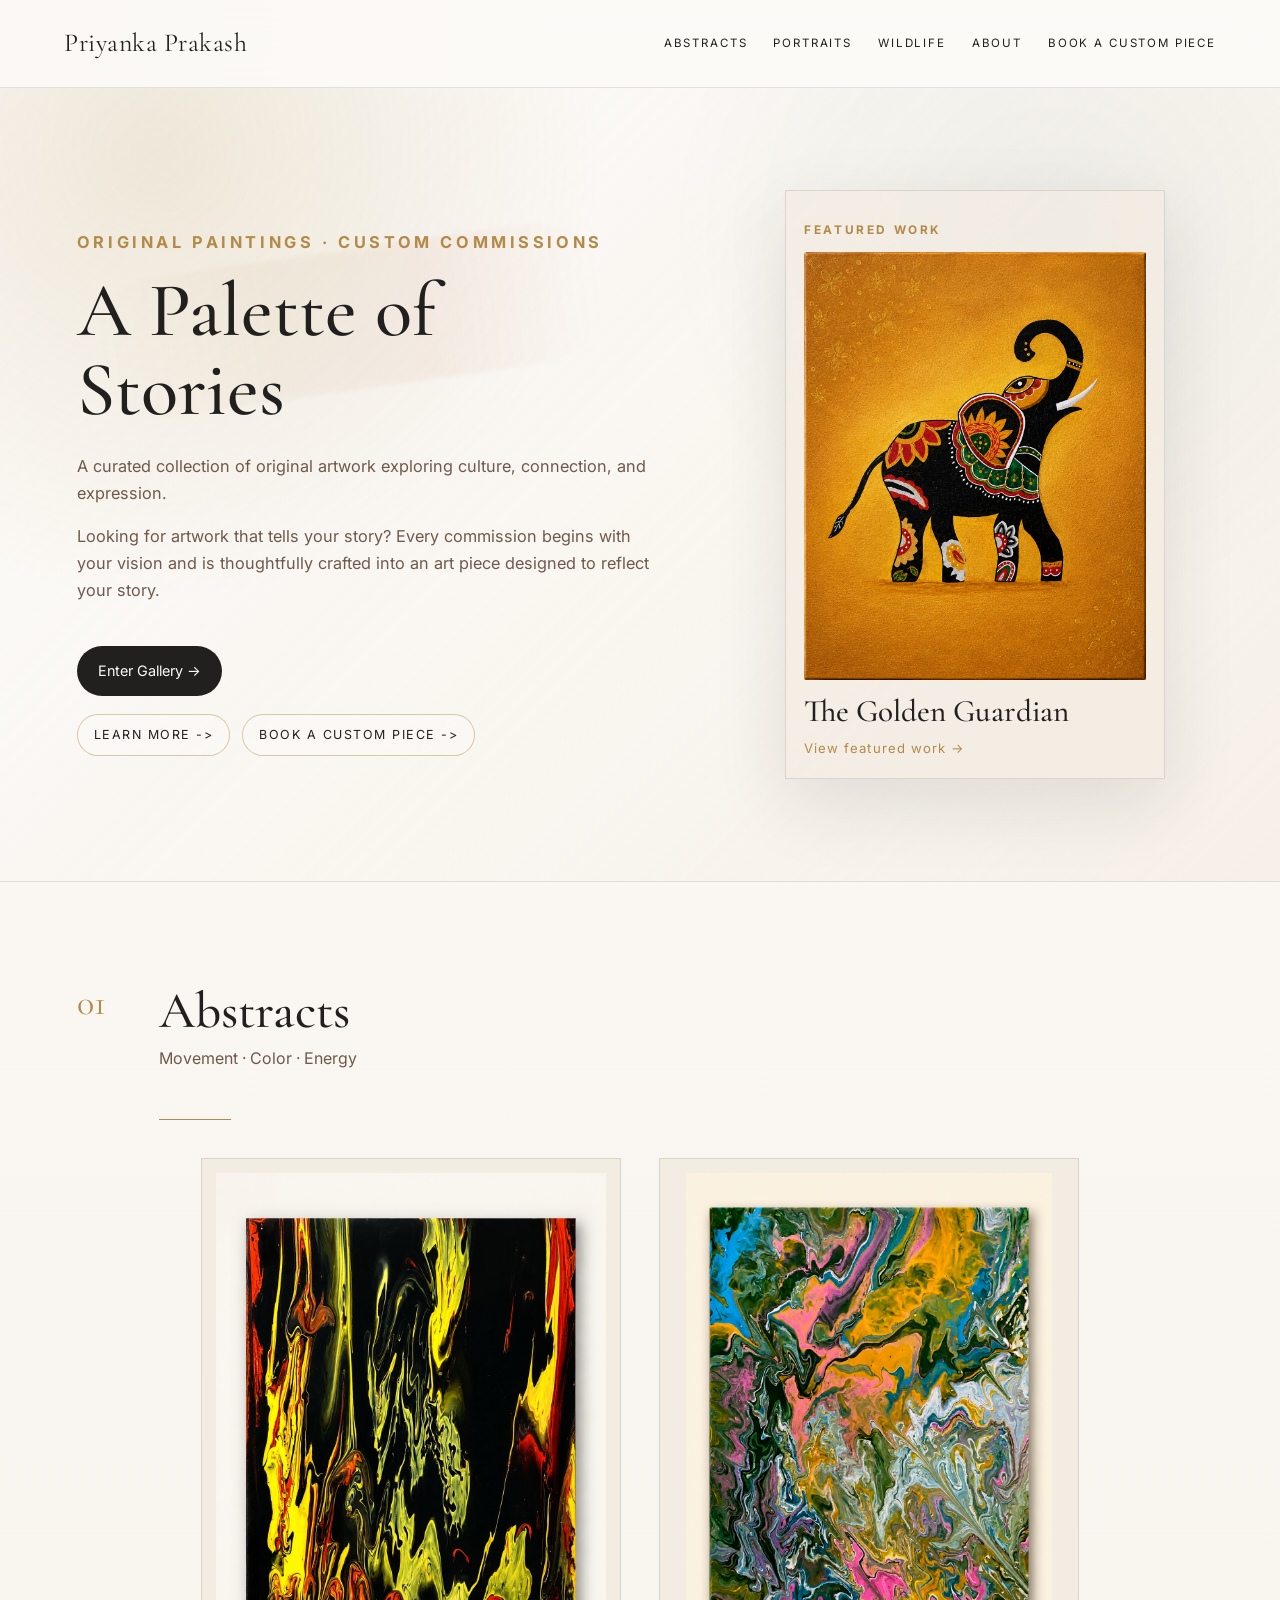
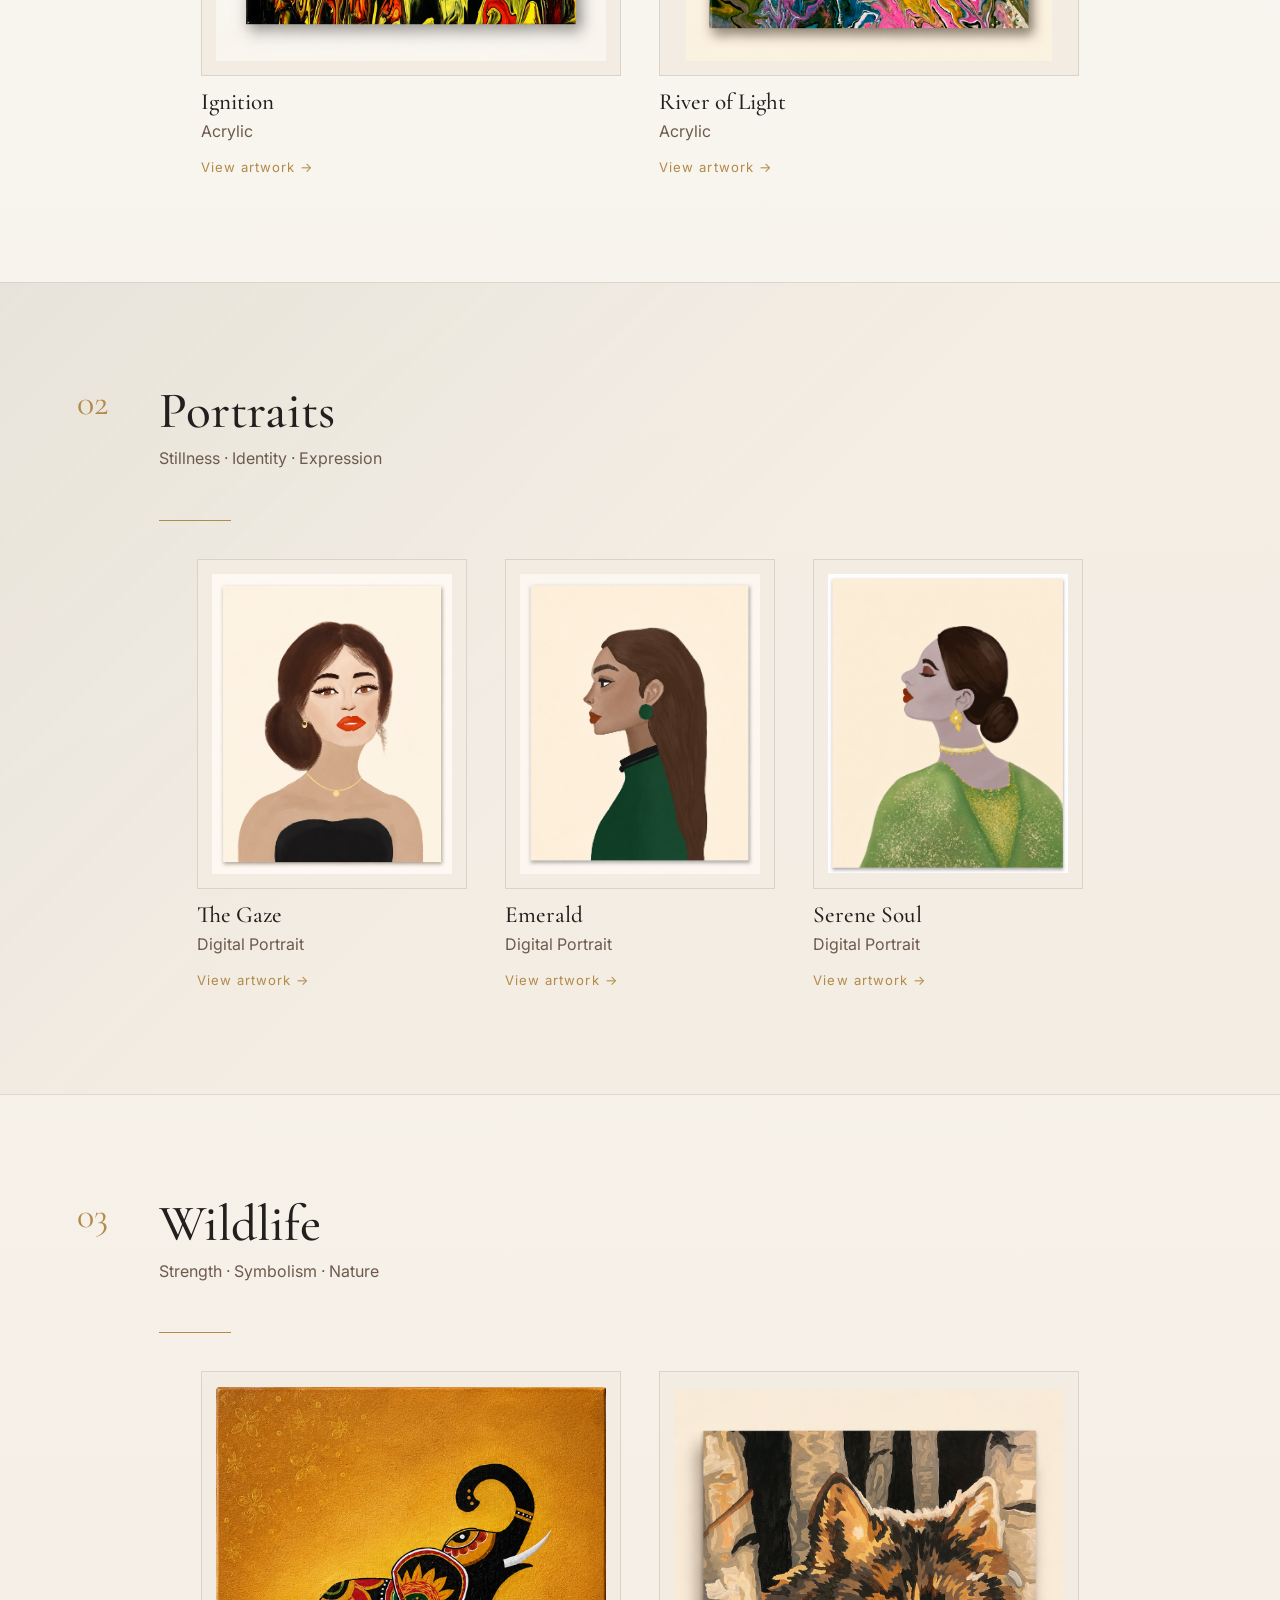
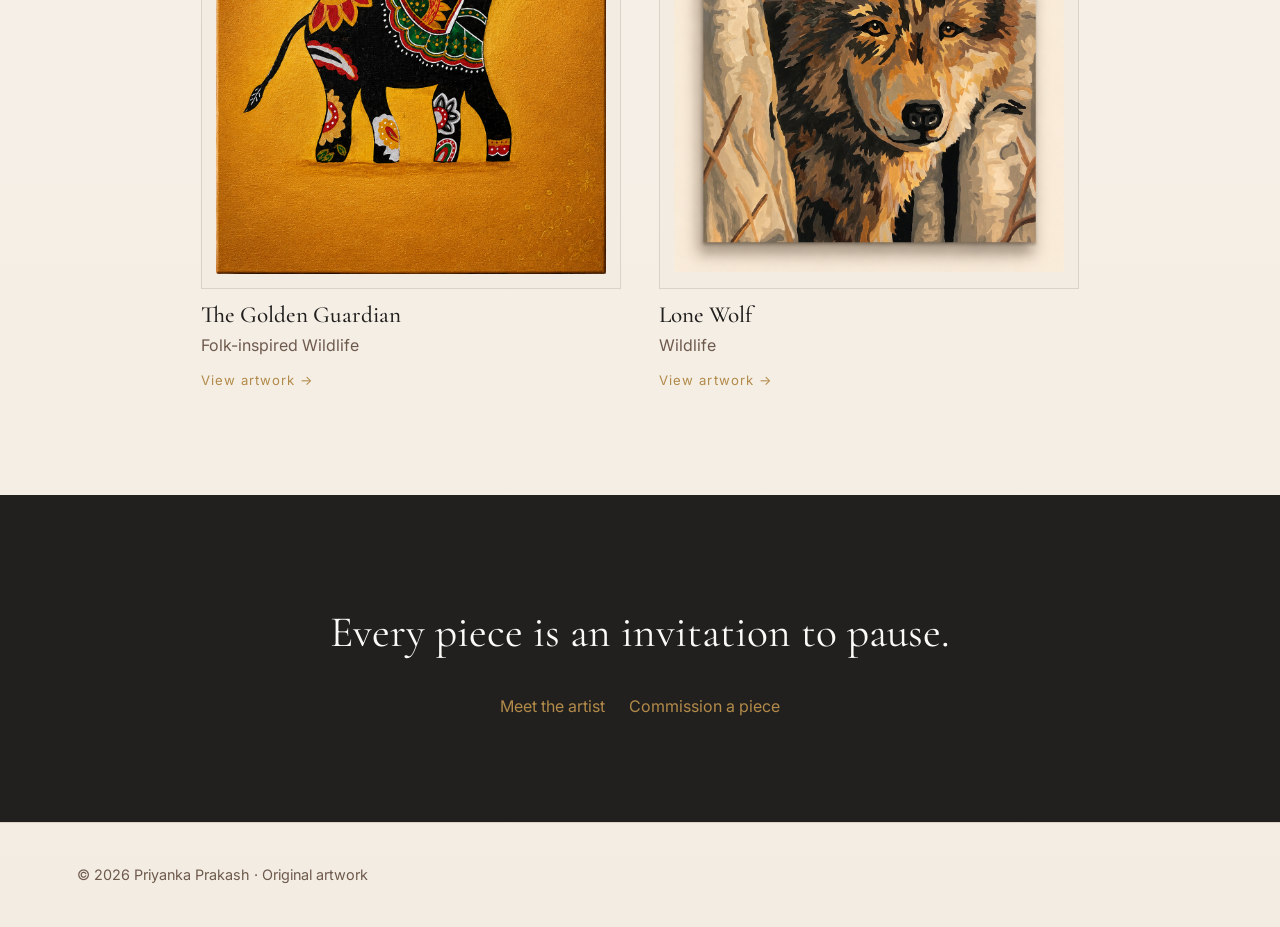
<file: index.html>
<!doctype html>
<html lang="en">
<head>
  <meta charset="utf-8">
  <meta name="viewport" content="width=device-width, initial-scale=1">
  <title>Priyanka Prakash | A Palette of Stories</title>
  <link rel="preconnect" href="https://fonts.googleapis.com">
  <link rel="preconnect" href="https://fonts.gstatic.com" crossorigin>
  <link href="https://fonts.googleapis.com/css2?family=Cormorant+Garamond:wght@400;500;600&family=Inter:wght@300;400;500;600&display=swap" rel="stylesheet">
  <link rel="stylesheet" href="styles.css">
</head>
<body>
  <header class="site-nav">
    <a class="brand" href="index.html">Priyanka Prakash</a>
    <nav>
      <a href="#abstracts">Abstracts</a>
      <a href="#portraits">Portraits</a>
      <a href="#wildlife">Wildlife</a>
      <a href="artist.html">About</a>
      <a href="commissions.html">Book a Custom Piece</a>
    </nav>
  </header>

  <main>
    <section class="hero textured-section">
      <div class="hero-mark" aria-hidden="true"></div>
      <div class="hero-text reveal">
        <p class="eyebrow">Original Paintings · Custom Commissions</p>

        <!-- EDIT HERO TITLE -->
        <h1>A Palette of Stories</h1>

        <!-- EDIT HERO COPY -->
        <p>A curated collection of original artwork exploring culture, connection, and expression.</p>
        <p> Looking for artwork that tells your story? Every commission begins with your vision and is thoughtfully crafted into an art piece designed to reflect your story.</p>
        <a class="button" href="#abstracts">Enter Gallery →</a>
        <div class="hero-secondary-links">
  <a href="artist.html"> Learn More ->  </a>
  <a href="commissions.html">Book a Custom Piece -> </a>
</div>
      </div>

      <div class="featured-panel reveal">
        <p class="eyebrow">Featured work</p>
        <a href="artwork/golden-guardian.html">
          <img src="images/gallery/golden-guardian.png" alt="The Golden Guardian">
          <h2>The Golden Guardian</h2>
          <span>View featured work →</span>
        </a>
      </div>
    </section>

    <section id="abstracts" class="collection">
      <div class="collection-heading reveal">
        <span>01</span>
        <div>
          <h2>Abstracts</h2>
          <p>Movement · Color · Energy</p>
        </div>
      </div>

      <div class="art-grid large-grid">
        
          <article class="art-card">
            <a href="artwork/ignition.html">
              <div class="art-image">
                <img src="images/gallery/ignition.png" alt="Ignition">
              </div>
              <div class="art-copy">
                <h3>Ignition</h3>
                <p>Acrylic</p>
                <span>View artwork →</span>
              </div>
            </a>
          </article>
        
          <article class="art-card">
            <a href="artwork/river-of-light.html">
              <div class="art-image">
                <img src="images/gallery/river-of-light.png" alt="River of Light">
              </div>
              <div class="art-copy">
                <h3>River of Light</h3>
                <p>Acrylic</p>
                <span>View artwork →</span>
              </div>
            </a>
          </article>
        <!-- ADD NEW ABSTRACTS HERE -->
      </div>
    </section>

    <section id="portraits" class="collection warm">
      <div class="collection-heading reveal">
        <span>02</span>
        <div>
          <h2>Portraits</h2>
          <p>Stillness · Identity · Expression</p>
        </div>
      </div>

      <div class="art-grid portrait-grid">
        
          <article class="art-card">
            <a href="artwork/the-gaze.html">
              <div class="art-image">
                <img src="images/gallery/the-gaze.png" alt="The Gaze">
              </div>
              <div class="art-copy">
                <h3>The Gaze</h3>
                <p>Digital Portrait</p>
                <span>View artwork →</span>
              </div>
            </a>
          </article>
        
          <article class="art-card">
            <a href="artwork/portrait-in-emerald.html">
              <div class="art-image">
                <img src="images/gallery/portrait-in-emerald.png" alt="Emerald">
              </div>
              <div class="art-copy">
                <h3>Emerald</h3>
                <p>Digital Portrait</p>
                <span>View artwork →</span>
              </div>
            </a>
          </article>
        
          <article class="art-card">
            <a href="artwork/serene-soul.html">
              <div class="art-image">
                <img src="images/gallery/serene-soul.png" alt="Serene Soul">
              </div>
              <div class="art-copy">
                <h3>Serene Soul</h3>
                <p>Digital Portrait</p>
                <span>View artwork →</span>
              </div>
            </a>
          </article>
        <!-- ADD NEW PORTRAITS HERE -->
      </div>
    </section>

    <section id="wildlife" class="collection">
      <div class="collection-heading reveal">
        <span>03</span>
        <div>
          <h2>Wildlife</h2>
          <p>Strength · Symbolism · Nature</p>
        </div>
      </div>

      <div class="art-grid large-grid">
        
          <article class="art-card">
            <a href="artwork/golden-guardian.html">
              <div class="art-image">
                <img src="images/gallery/golden-guardian.png" alt="The Golden Guardian">
              </div>
              <div class="art-copy">
                <h3>The Golden Guardian</h3>
                <p>Folk-inspired Wildlife</p>
                <span>View artwork →</span>
              </div>
            </a>
          </article>
        
          <article class="art-card">
            <a href="artwork/lone-wolf.html">
              <div class="art-image">
                <img src="images/gallery/lone-wolf.png" alt="Lone Wolf">
              </div>
              <div class="art-copy">
                <h3>Lone Wolf</h3>
                <p>Wildlife</p>
                <span>View artwork →</span>
              </div>
            </a>
          </article>
        <!-- ADD NEW WILDLIFE HERE -->
      </div>
    </section>

    <section class="closing-note">
      <p>Every piece is an invitation to pause.</p>
      <div class="closing-links">
        <a href="artist.html">Meet the artist</a>
        <a href="commissions.html">Commission a piece</a>
      </div>
    </section>
  </main>

  <footer>
    <p>© <span id="year"></span> Priyanka Prakash · Original artwork</p>
  </footer>

  <script src="script.js"></script>
</body>
</html>
</file>
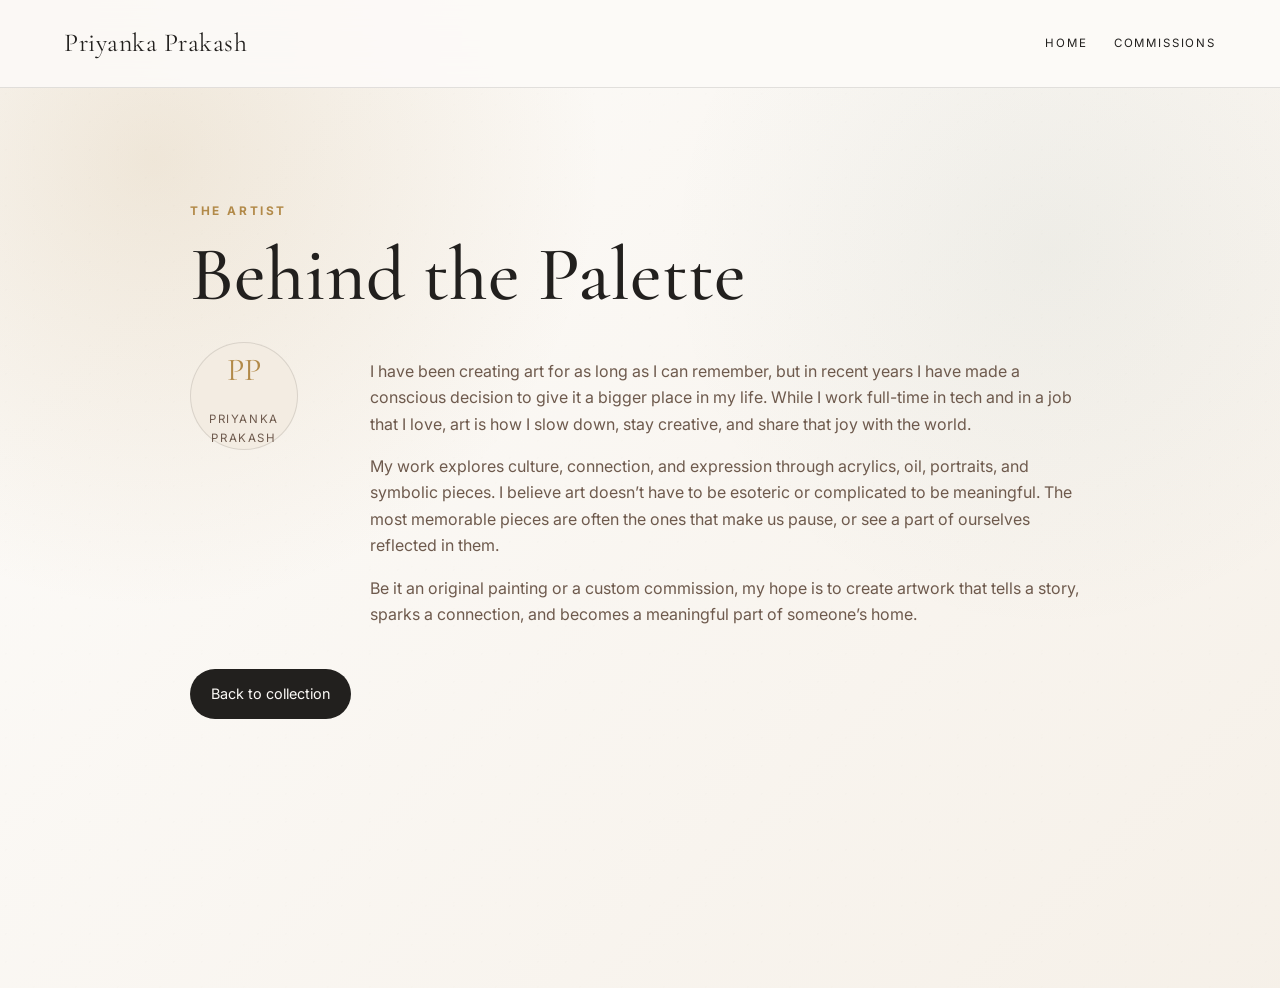
<file: artist.html>
<!doctype html>
<html lang="en">
<head>
  <meta charset="utf-8">
  <meta name="viewport" content="width=device-width, initial-scale=1">
  <title>About me | Priyanka Prakash</title>
  <link rel="preconnect" href="https://fonts.googleapis.com">
  <link rel="preconnect" href="https://fonts.gstatic.com" crossorigin>
  <link href="https://fonts.googleapis.com/css2?family=Cormorant+Garamond:wght@400;500;600&family=Inter:wght@300;400;500;600&display=swap" rel="stylesheet">
  <link rel="stylesheet" href="styles.css">
</head>
<body>
  <header class="site-nav">
    <a class="brand" href="index.html">Priyanka Prakash</a>
    <nav>
      <a href="index.html">Home</a>
      <a href="commissions.html">Commissions</a>
    </nav>
  </header>

  <main class="page textured-section">
    <section class="page-narrow artist-page reveal">
      <p class="eyebrow">The Artist</p>

      <!-- EDIT ARTIST TITLE -->
      <h1>Behind the Palette</h1>

      <div class="artist-intro">
        <figure class="artist-photo-wrap">
          <!-- ADD YOUR PHOTO HERE: images/artist/priyanka.jpg -->
          <img src="images/artist/priyanka.jpg" alt="Priyanka Prakash" onerror="this.parentElement.classList.add('missing-photo'); this.remove();">
          <figcaption>Priyanka Prakash</figcaption>
        </figure>

        <div>
          <!-- EDIT ARTIST BIO BELOW -->
          <p>I have been creating art for as long as I can remember, but in recent years I have made a conscious decision to give it a bigger place in my life. While I work full-time in tech and in a job that I love, art is how I slow down, stay creative, and share that joy with the world.

           <p>My work explores culture, connection, and expression through acrylics, oil, portraits, and symbolic pieces. I believe art doesn’t have to be esoteric or complicated to be meaningful. The most memorable pieces are often the ones that make us pause, or see a part of ourselves reflected in them. <p>

           <p> Be it an original painting or a custom commission, my hope is to create artwork that tells a story, sparks a connection, and becomes a meaningful part of someone’s home.</p>
          
        </div>
      </div>

      <a class="button" href="index.html">Back to collection</a>
    </section>
  </main>

  <script src="script.js"></script>
</body>
</html>
</file>
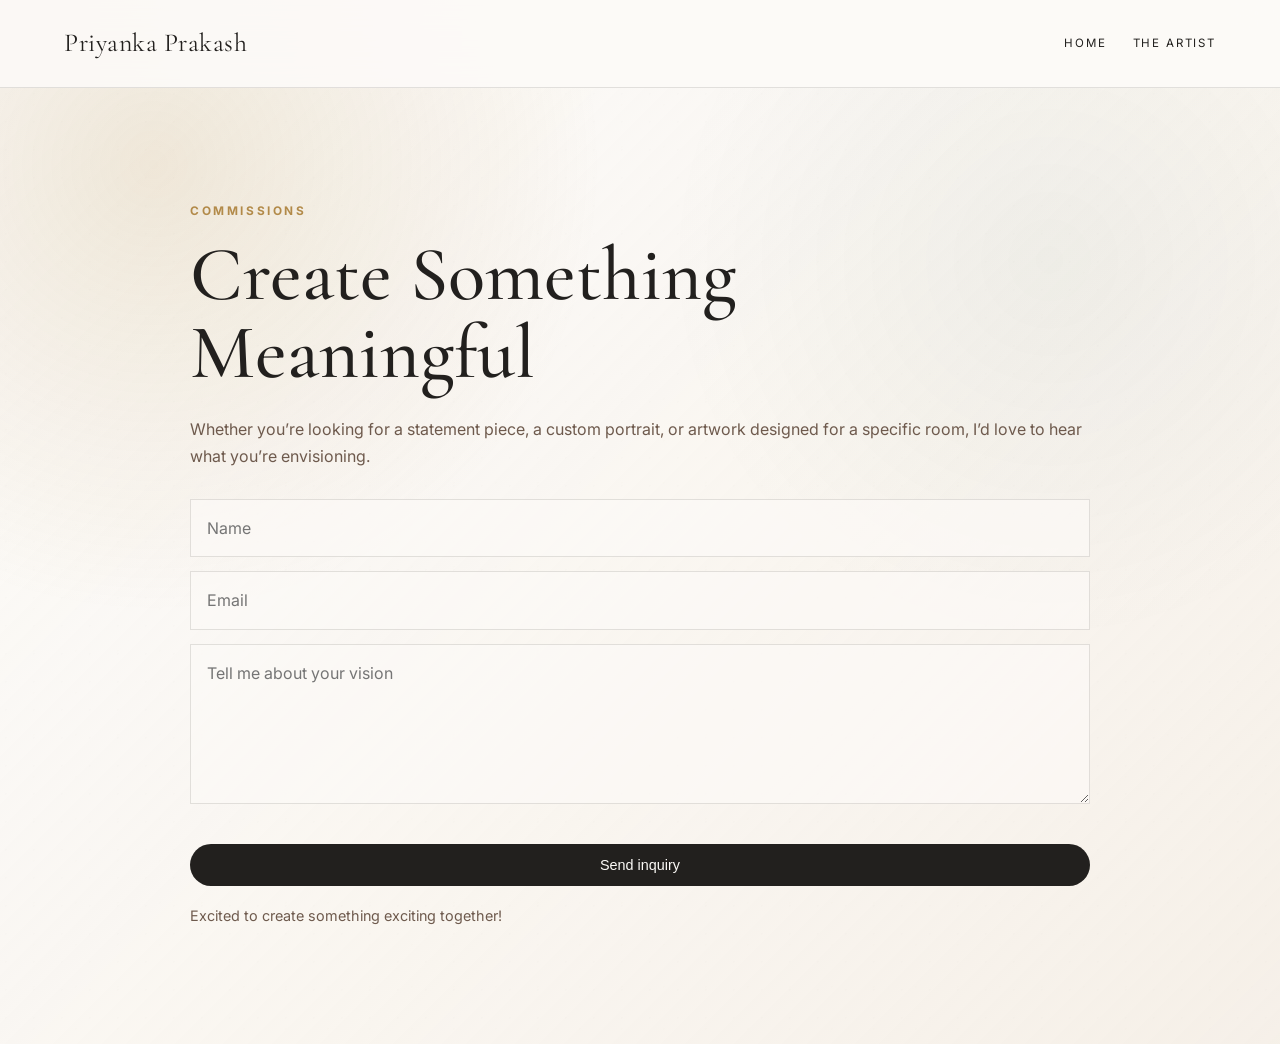
<file: commissions.html>
<!doctype html>
<html lang="en">
<head>
  <meta charset="utf-8">
  <meta name="viewport" content="width=device-width, initial-scale=1">
  <title>Commissions | Priyanka Prakash</title>
  <link rel="preconnect" href="https://fonts.googleapis.com">
  <link rel="preconnect" href="https://fonts.gstatic.com" crossorigin>
  <link href="https://fonts.googleapis.com/css2?family=Cormorant+Garamond:wght@400;500;600&family=Inter:wght@300;400;500;600&display=swap" rel="stylesheet">
  <link rel="stylesheet" href="styles.css">
</head>
<body>
  <header class="site-nav">
    <a class="brand" href="index.html">Priyanka Prakash</a>
    <nav>
      <a href="index.html">Home</a>
      <a href="artist.html">The Artist</a>
    </nav>
  </header>

  <main class="page textured-section">
    <section class="page-narrow reveal">
      <p class="eyebrow">Commissions</p>

      <!-- EDIT COMMISSION TITLE -->
      <h1>Create Something Meaningful</h1>

      <!-- EDIT COMMISSION COPY -->
      <p>Whether you’re looking for a statement piece, a custom portrait, or artwork designed for a specific room, I’d love to hear what you’re envisioning.</p>

      <form class="form" action="mailto:priyanka.246@gmail.com" method="post" enctype="text/plain">
        <input name="name" placeholder="Name">
        <input name="email" placeholder="Email">
        <textarea name="message" placeholder="Tell me about your vision"></textarea>
        <button class="button" type="submit">Send inquiry</button>
      </form>

      <p class="helper-text"> Excited to create something exciting together!</p>
    </section>
  </main>

  <script src="script.js"></script>
</body>
</html>
</file>
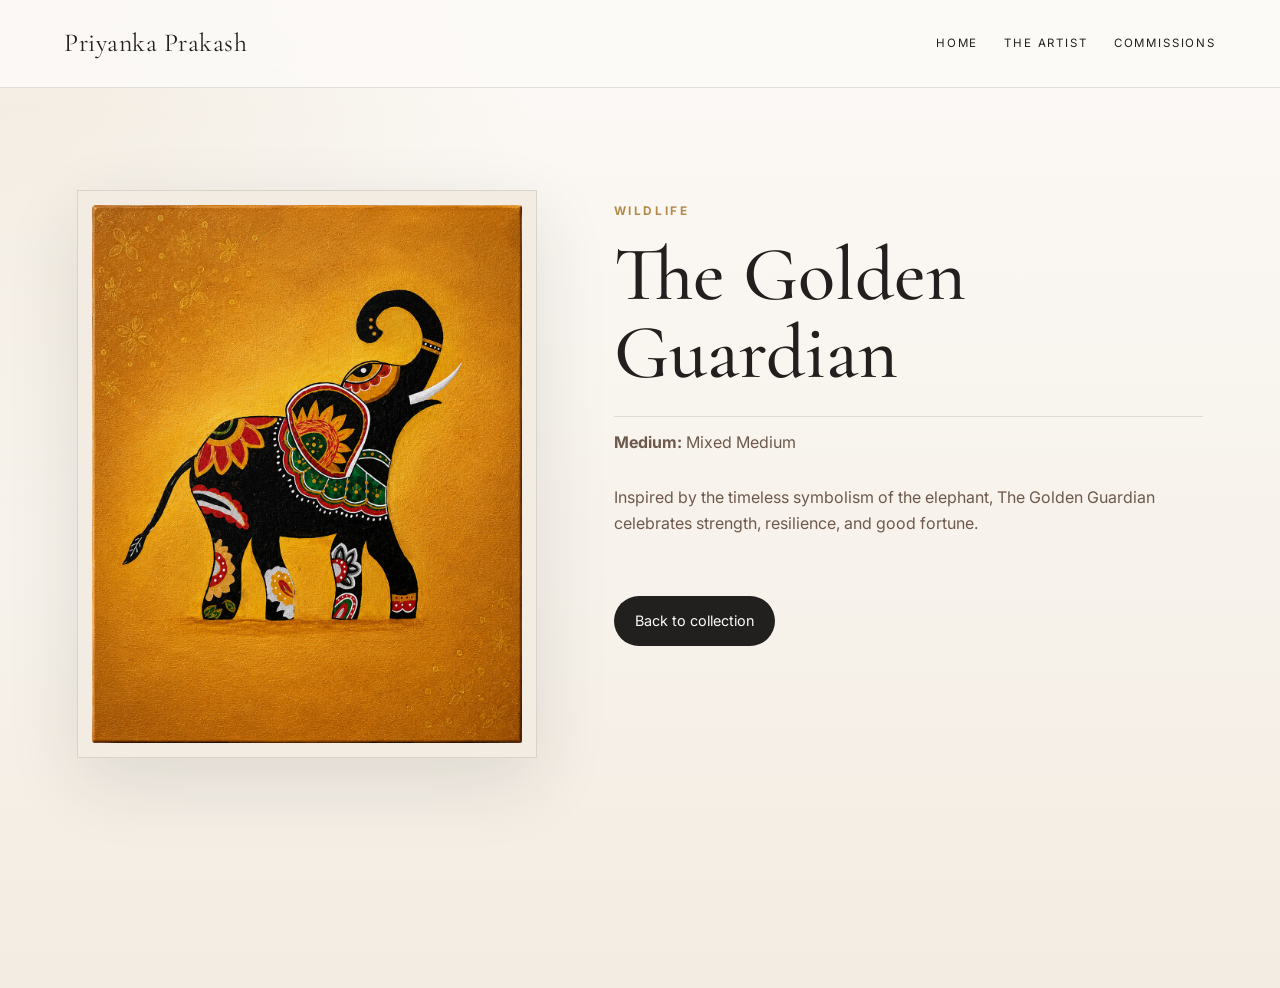
<file: artwork/golden-guardian.html>
<!doctype html>
<html lang="en">
<head>
  <meta charset="utf-8">
  <meta name="viewport" content="width=device-width, initial-scale=1">
  <title>The Golden Guardian | Priyanka Prakash</title>
  <link rel="preconnect" href="https://fonts.googleapis.com">
  <link rel="preconnect" href="https://fonts.gstatic.com" crossorigin>
  <link href="https://fonts.googleapis.com/css2?family=Cormorant+Garamond:wght@400;500;600&family=Inter:wght@300;400;500;600&display=swap" rel="stylesheet">
  <link rel="stylesheet" href="../styles.css">
</head>
<body>
  <header class="site-nav">
    <a class="brand" href="../index.html">Priyanka Prakash</a>
    <nav>
      <a href="../index.html">Home</a>
      <a href="../artist.html">The Artist</a>
      <a href="../commissions.html">Commissions</a>
    </nav>
  </header>

  <main class="page">
    <section class="artwork-layout reveal">
      <div class="art-image detail-image">
        <img src="../images/gallery/golden-guardian.png" alt="The Golden Guardian">
      </div>

      <div>
        <p class="eyebrow">Wildlife</p>

        <!-- EDIT ARTWORK TITLE -->
        <h1>The Golden Guardian</h1>

        <ul class="artwork-meta">
          <!-- EDIT MEDIUM -->
          <li><strong>Medium:</strong> Mixed Medium </li>
        </ul>

        <!-- EDIT ARTWORK STORY BELOW -->
        <p>Inspired by the timeless symbolism of the elephant, The Golden Guardian celebrates strength, resilience, and good fortune.</p>

        <div class="artwork-nav">
          <a class="button" href="../index.html">Back to collection</a>
        </div>
      </div>
    </section>
  </main>

  <script src="../script.js"></script>
</body>
</html>
</file>
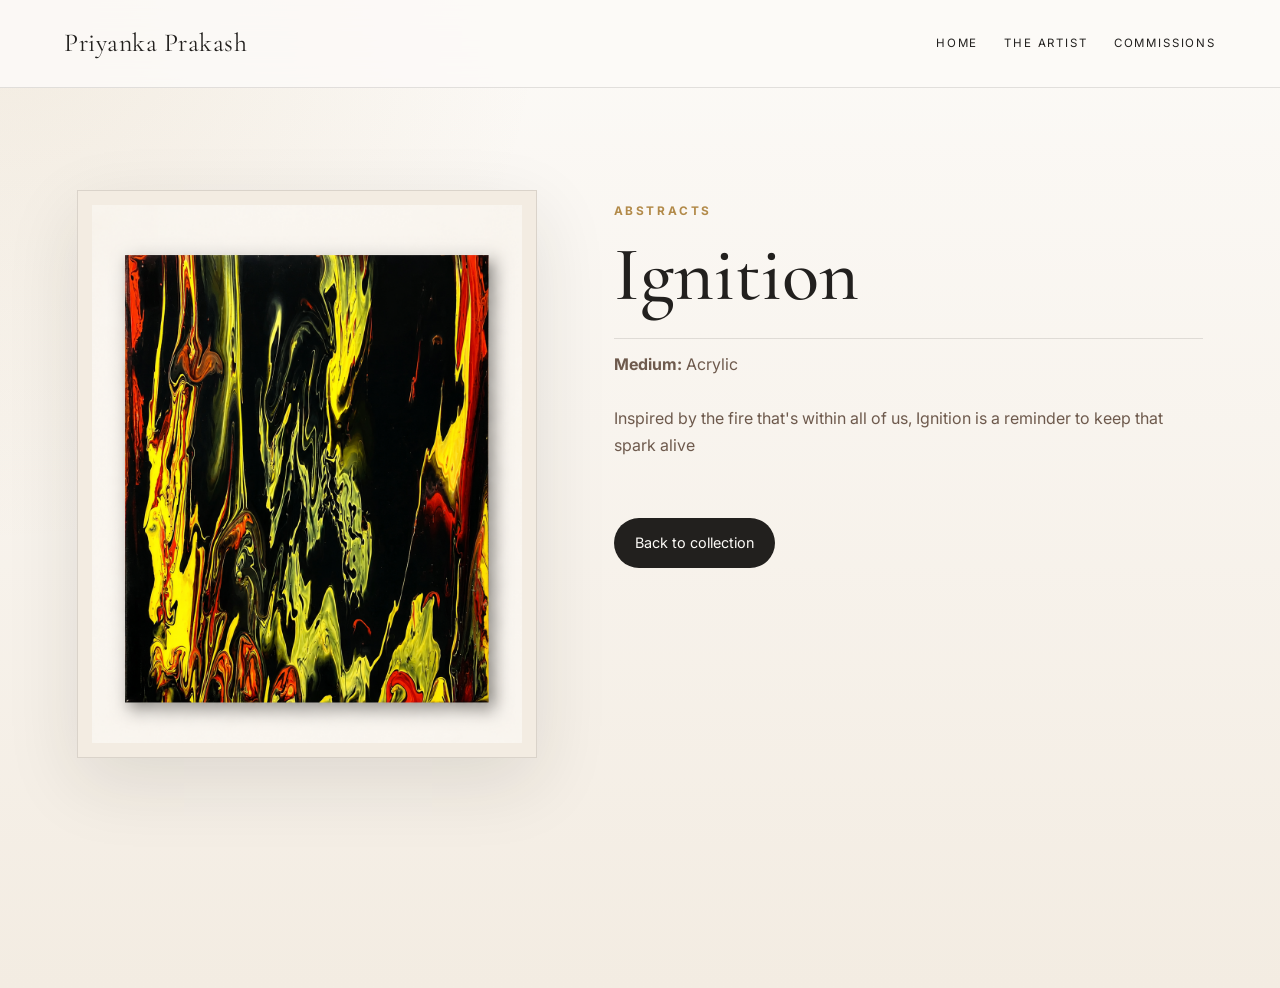
<file: artwork/ignition.html>
<!doctype html>
<html lang="en">
<head>
  <meta charset="utf-8">
  <meta name="viewport" content="width=device-width, initial-scale=1">
  <title>Ignition | Priyanka Prakash</title>
  <link rel="preconnect" href="https://fonts.googleapis.com">
  <link rel="preconnect" href="https://fonts.gstatic.com" crossorigin>
  <link href="https://fonts.googleapis.com/css2?family=Cormorant+Garamond:wght@400;500;600&family=Inter:wght@300;400;500;600&display=swap" rel="stylesheet">
  <link rel="stylesheet" href="../styles.css">
</head>
<body>
  <header class="site-nav">
    <a class="brand" href="../index.html">Priyanka Prakash</a>
    <nav>
      <a href="../index.html">Home</a>
      <a href="../artist.html">The Artist</a>
      <a href="../commissions.html">Commissions</a>
    </nav>
  </header>

  <main class="page">
    <section class="artwork-layout reveal">
      <div class="art-image detail-image">
        <img src="../images/gallery/ignition.png" alt="Ignition">
      </div>

      <div>
        <p class="eyebrow">Abstracts</p>

        <!-- EDIT ARTWORK TITLE -->
        <h1>Ignition</h1>

        <ul class="artwork-meta">
          <!-- EDIT MEDIUM -->
          <li><strong>Medium:</strong> Acrylic</li>
        </ul>

        <!-- EDIT ARTWORK STORY BELOW -->
        <p>Inspired by the fire that's within all of us, Ignition is a reminder to keep that spark alive</p>

        <div class="artwork-nav">
          <a class="button" href="../index.html">Back to collection</a>
        </div>
      </div>
    </section>
  </main>

  <script src="../script.js"></script>
</body>
</html>
</file>
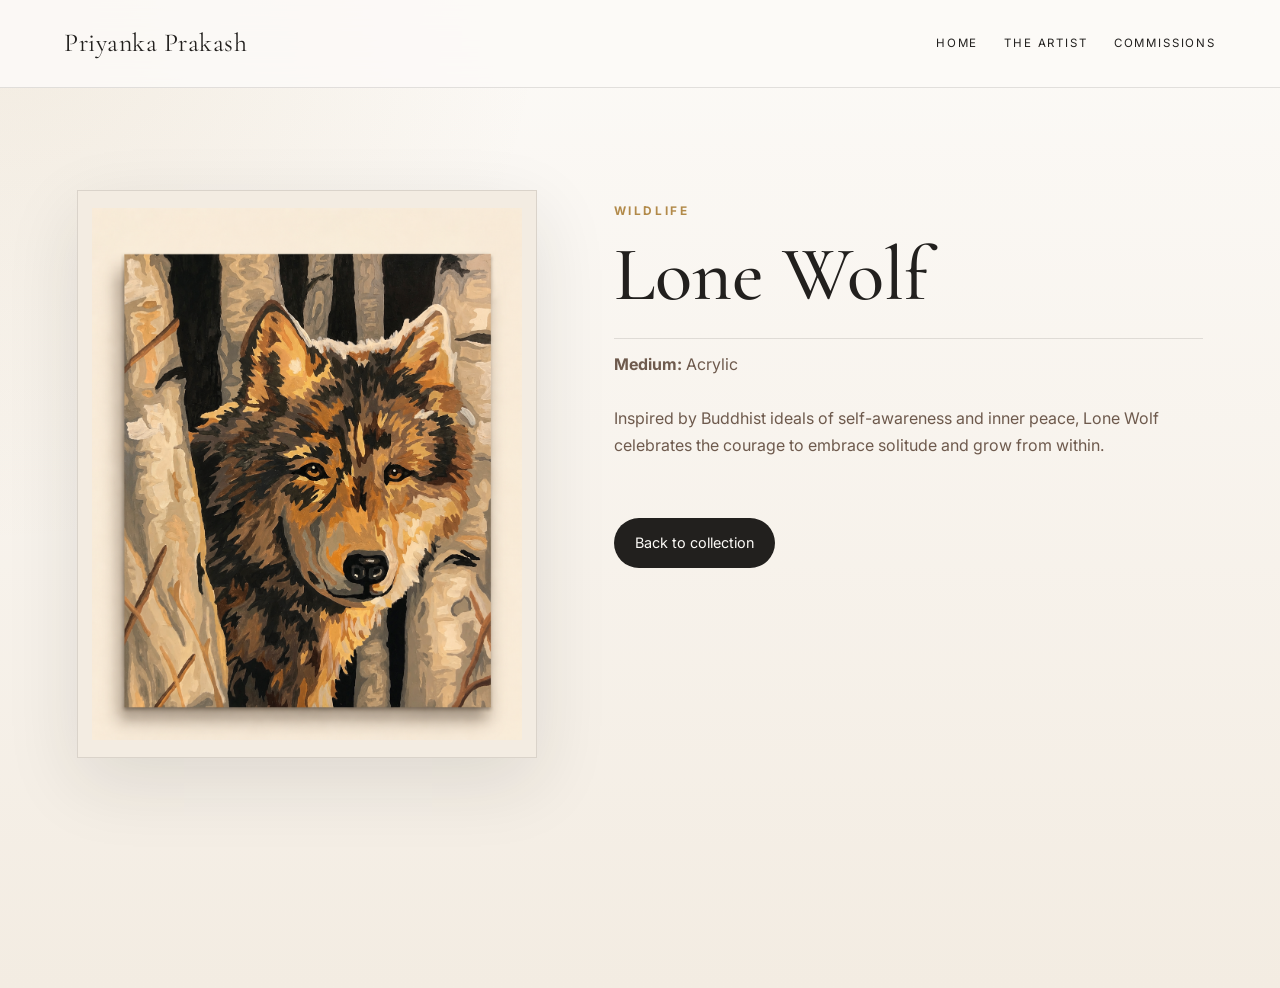
<file: artwork/lone-wolf.html>
<!doctype html>
<html lang="en">
<head>
  <meta charset="utf-8">
  <meta name="viewport" content="width=device-width, initial-scale=1">
  <title>Lone Wolf | Priyanka Prakash</title>
  <link rel="preconnect" href="https://fonts.googleapis.com">
  <link rel="preconnect" href="https://fonts.gstatic.com" crossorigin>
  <link href="https://fonts.googleapis.com/css2?family=Cormorant+Garamond:wght@400;500;600&family=Inter:wght@300;400;500;600&display=swap" rel="stylesheet">
  <link rel="stylesheet" href="../styles.css">
</head>
<body>
  <header class="site-nav">
    <a class="brand" href="../index.html">Priyanka Prakash</a>
    <nav>
      <a href="../index.html">Home</a>
      <a href="../artist.html">The Artist</a>
      <a href="../commissions.html">Commissions</a>
    </nav>
  </header>

  <main class="page">
    <section class="artwork-layout reveal">
      <div class="art-image detail-image">
        <img src="../images/gallery/lone-wolf.png" alt="Lone Wolf">
      </div>

      <div>
        <p class="eyebrow">Wildlife</p>

        <!-- EDIT ARTWORK TITLE -->
        <h1>Lone Wolf</h1>

        <ul class="artwork-meta">
          <!-- EDIT MEDIUM -->
          <li><strong>Medium:</strong> Acrylic</li>
        </ul>

        <!-- EDIT ARTWORK STORY BELOW -->
        <p>Inspired by Buddhist ideals of self-awareness and inner peace, Lone Wolf celebrates the courage to embrace solitude and grow from within.</p>

        <div class="artwork-nav">
          <a class="button" href="../index.html">Back to collection</a>
        </div>
      </div>
    </section>
  </main>

  <script src="../script.js"></script>
</body>
</html>
</file>
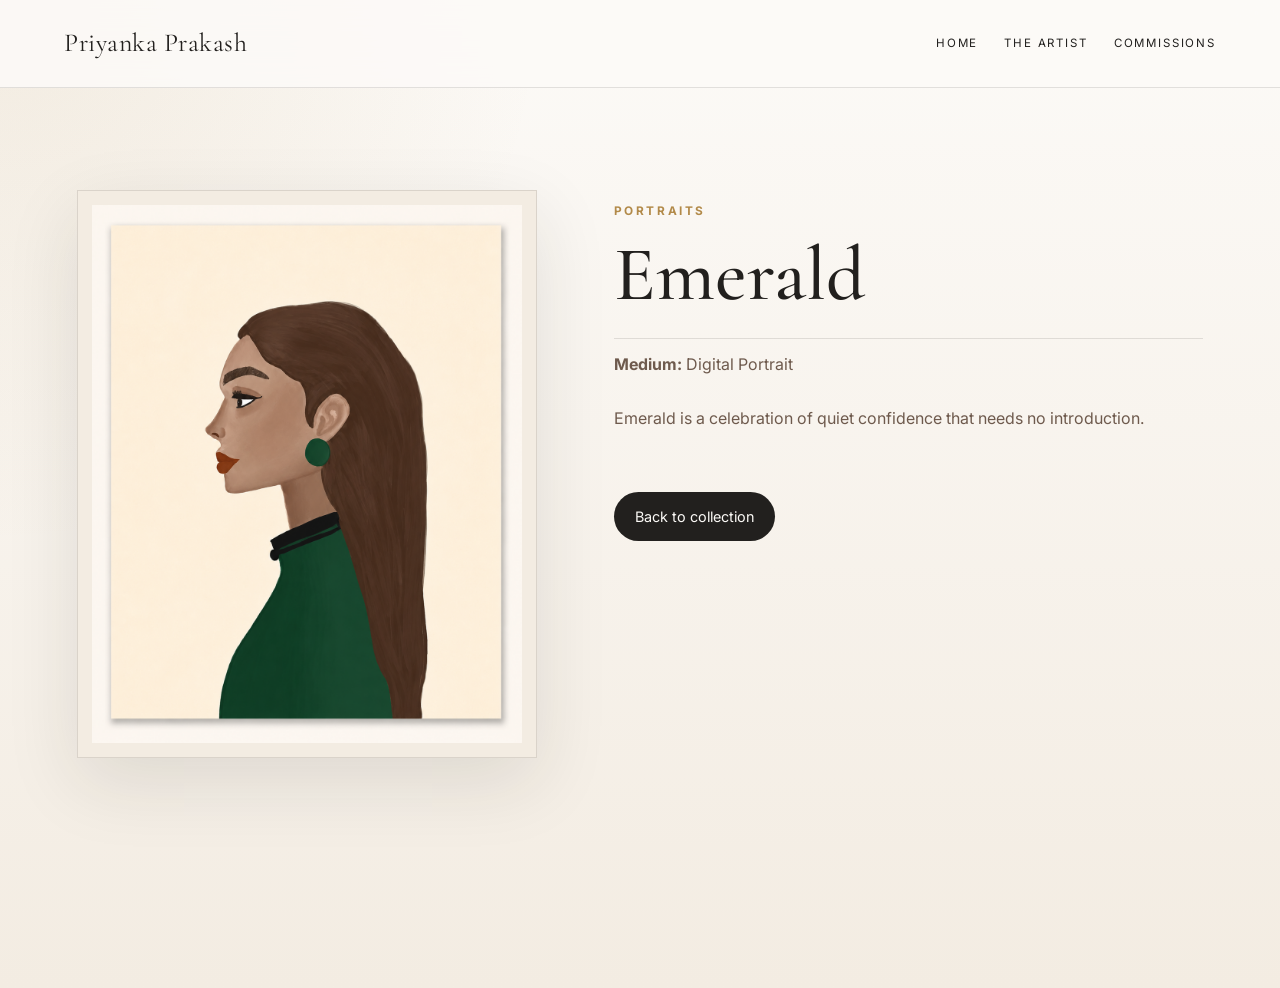
<file: artwork/portrait-in-emerald.html>
<!doctype html>
<html lang="en">
<head>
  <meta charset="utf-8">
  <meta name="viewport" content="width=device-width, initial-scale=1">
  <title>Emerald | Priyanka Prakash</title>
  <link rel="preconnect" href="https://fonts.googleapis.com">
  <link rel="preconnect" href="https://fonts.gstatic.com" crossorigin>
  <link href="https://fonts.googleapis.com/css2?family=Cormorant+Garamond:wght@400;500;600&family=Inter:wght@300;400;500;600&display=swap" rel="stylesheet">
  <link rel="stylesheet" href="../styles.css">
</head>
<body>
  <header class="site-nav">
    <a class="brand" href="../index.html">Priyanka Prakash</a>
    <nav>
      <a href="../index.html">Home</a>
      <a href="../artist.html">The Artist</a>
      <a href="../commissions.html">Commissions</a>
    </nav>
  </header>

  <main class="page">
    <section class="artwork-layout reveal">
      <div class="art-image detail-image">
        <img src="../images/gallery/portrait-in-emerald.png" alt="Emerald">
      </div>

      <div>
        <p class="eyebrow">Portraits</p>

        <!-- EDIT ARTWORK TITLE -->
        <h1>Emerald</h1>

        <ul class="artwork-meta">
          <!-- EDIT MEDIUM -->
          <li><strong>Medium:</strong> Digital Portrait</li>
        </ul>

        <!-- EDIT ARTWORK STORY BELOW -->
        <p>Emerald is a celebration of quiet confidence that needs no introduction.</p>

        <div class="artwork-nav">
          <a class="button" href="../index.html">Back to collection</a>
        </div>
      </div>
    </section>
  </main>

  <script src="../script.js"></script>
</body>
</html>
</file>
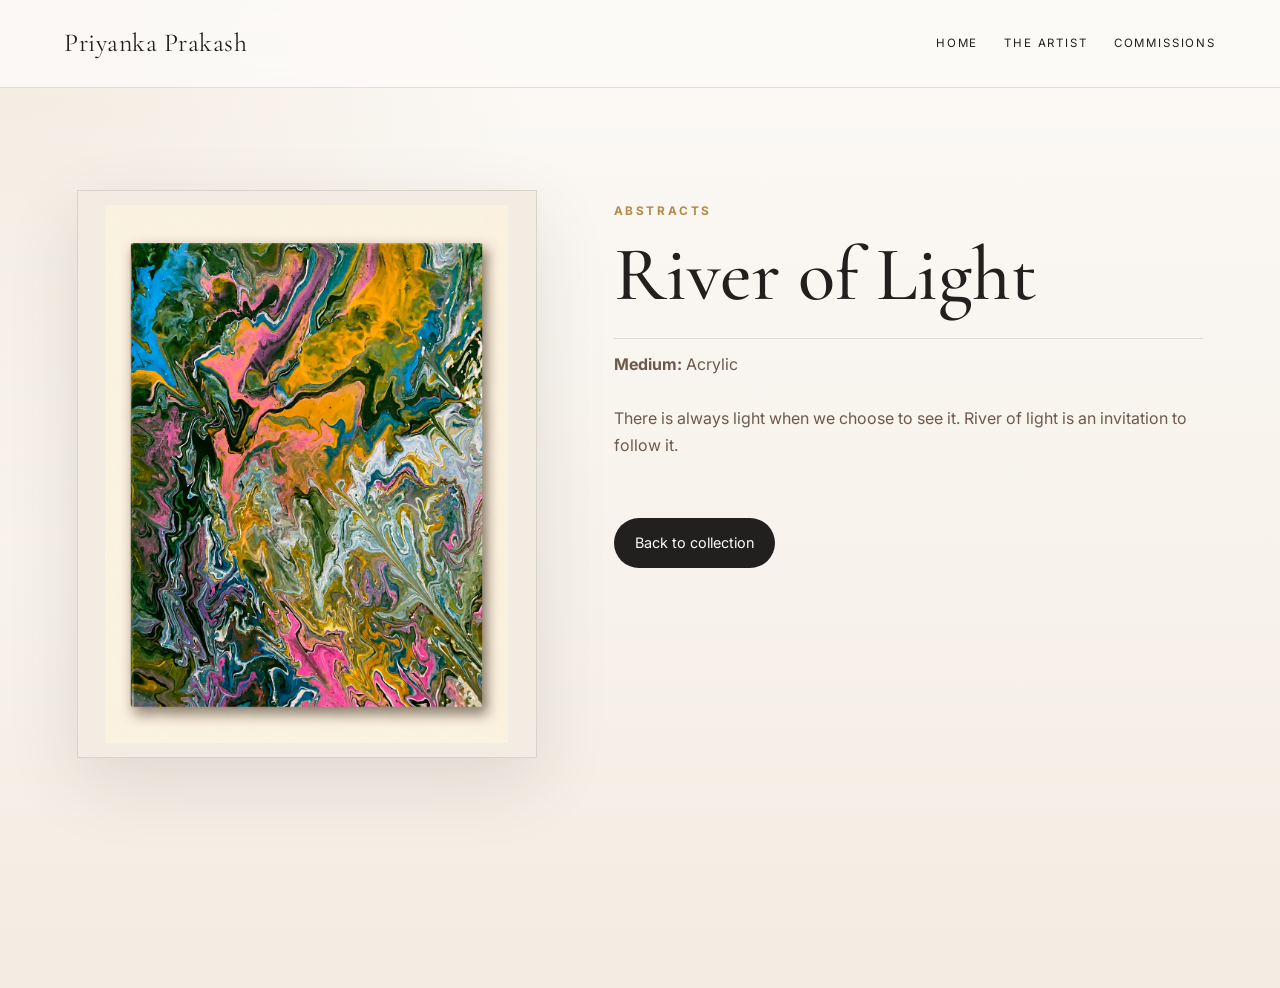
<file: artwork/river-of-light.html>
<!doctype html>
<html lang="en">
<head>
  <meta charset="utf-8">
  <meta name="viewport" content="width=device-width, initial-scale=1">
  <title>River of Light | Priyanka Prakash</title>
  <link rel="preconnect" href="https://fonts.googleapis.com">
  <link rel="preconnect" href="https://fonts.gstatic.com" crossorigin>
  <link href="https://fonts.googleapis.com/css2?family=Cormorant+Garamond:wght@400;500;600&family=Inter:wght@300;400;500;600&display=swap" rel="stylesheet">
  <link rel="stylesheet" href="../styles.css">
</head>
<body>
  <header class="site-nav">
    <a class="brand" href="../index.html">Priyanka Prakash</a>
    <nav>
      <a href="../index.html">Home</a>
      <a href="../artist.html">The Artist</a>
      <a href="../commissions.html">Commissions</a>
    </nav>
  </header>

  <main class="page">
    <section class="artwork-layout reveal">
      <div class="art-image detail-image">
        <img src="../images/gallery/river-of-light.png" alt="River of Light">
      </div>

      <div>
        <p class="eyebrow">Abstracts</p>

        <!-- EDIT ARTWORK TITLE -->
        <h1>River of Light</h1>

        <ul class="artwork-meta">
          <!-- EDIT MEDIUM -->
          <li><strong>Medium:</strong> Acrylic</li>
        </ul>

        <!-- EDIT ARTWORK STORY BELOW -->
        <p>There is always light when we choose to see it. River of light is an invitation to follow it.</p>

        <div class="artwork-nav">
          <a class="button" href="../index.html">Back to collection</a>
        </div>
      </div>
    </section>
  </main>

  <script src="../script.js"></script>
</body>
</html>
</file>
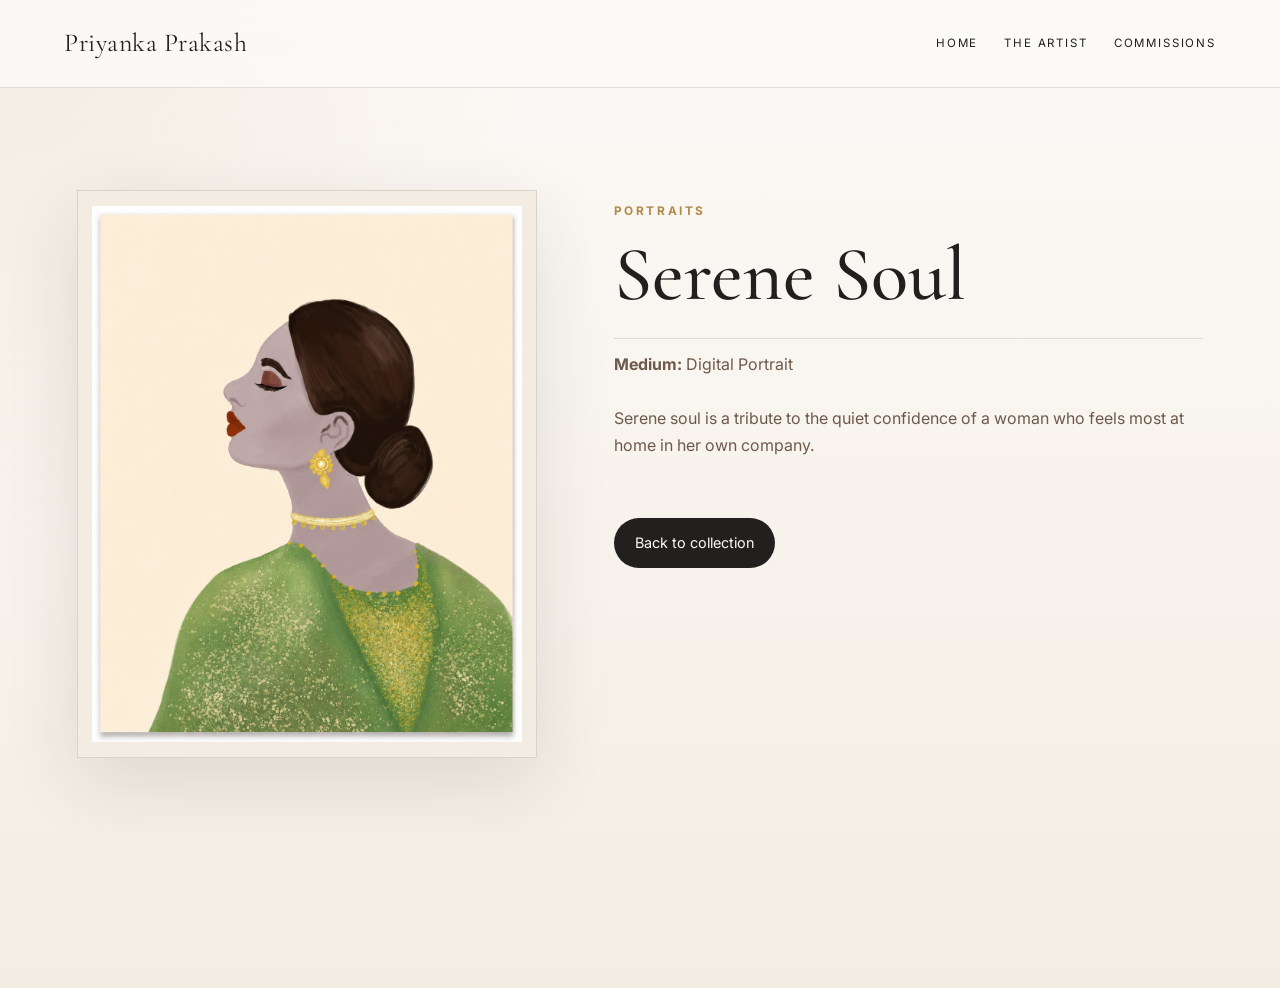
<file: artwork/serene-soul.html>
<!doctype html>
<html lang="en">
<head>
  <meta charset="utf-8">
  <meta name="viewport" content="width=device-width, initial-scale=1">
  <title>Serene Soul | Priyanka Prakash</title>
  <link rel="preconnect" href="https://fonts.googleapis.com">
  <link rel="preconnect" href="https://fonts.gstatic.com" crossorigin>
  <link href="https://fonts.googleapis.com/css2?family=Cormorant+Garamond:wght@400;500;600&family=Inter:wght@300;400;500;600&display=swap" rel="stylesheet">
  <link rel="stylesheet" href="../styles.css">
</head>
<body>
  <header class="site-nav">
    <a class="brand" href="../index.html">Priyanka Prakash</a>
    <nav>
      <a href="../index.html">Home</a>
      <a href="../artist.html">The Artist</a>
      <a href="../commissions.html">Commissions</a>
    </nav>
  </header>

  <main class="page">
    <section class="artwork-layout reveal">
      <div class="art-image detail-image">
        <img src="../images/gallery/serene-soul.png" alt="Serene Soul">
      </div>

      <div>
        <p class="eyebrow">Portraits</p>

        <!-- EDIT ARTWORK TITLE -->
        <h1>Serene Soul</h1>

        <ul class="artwork-meta">
          <!-- EDIT MEDIUM -->
          <li><strong>Medium:</strong> Digital Portrait</li>
        </ul>

        <!-- EDIT ARTWORK STORY BELOW -->
        <p>Serene soul is a tribute to the quiet confidence of a woman who feels most at home in her own company.</p>

        <div class="artwork-nav">
          <a class="button" href="../index.html">Back to collection</a>
        </div>
      </div>
    </section>
  </main>

  <script src="../script.js"></script>
</body>
</html>
</file>
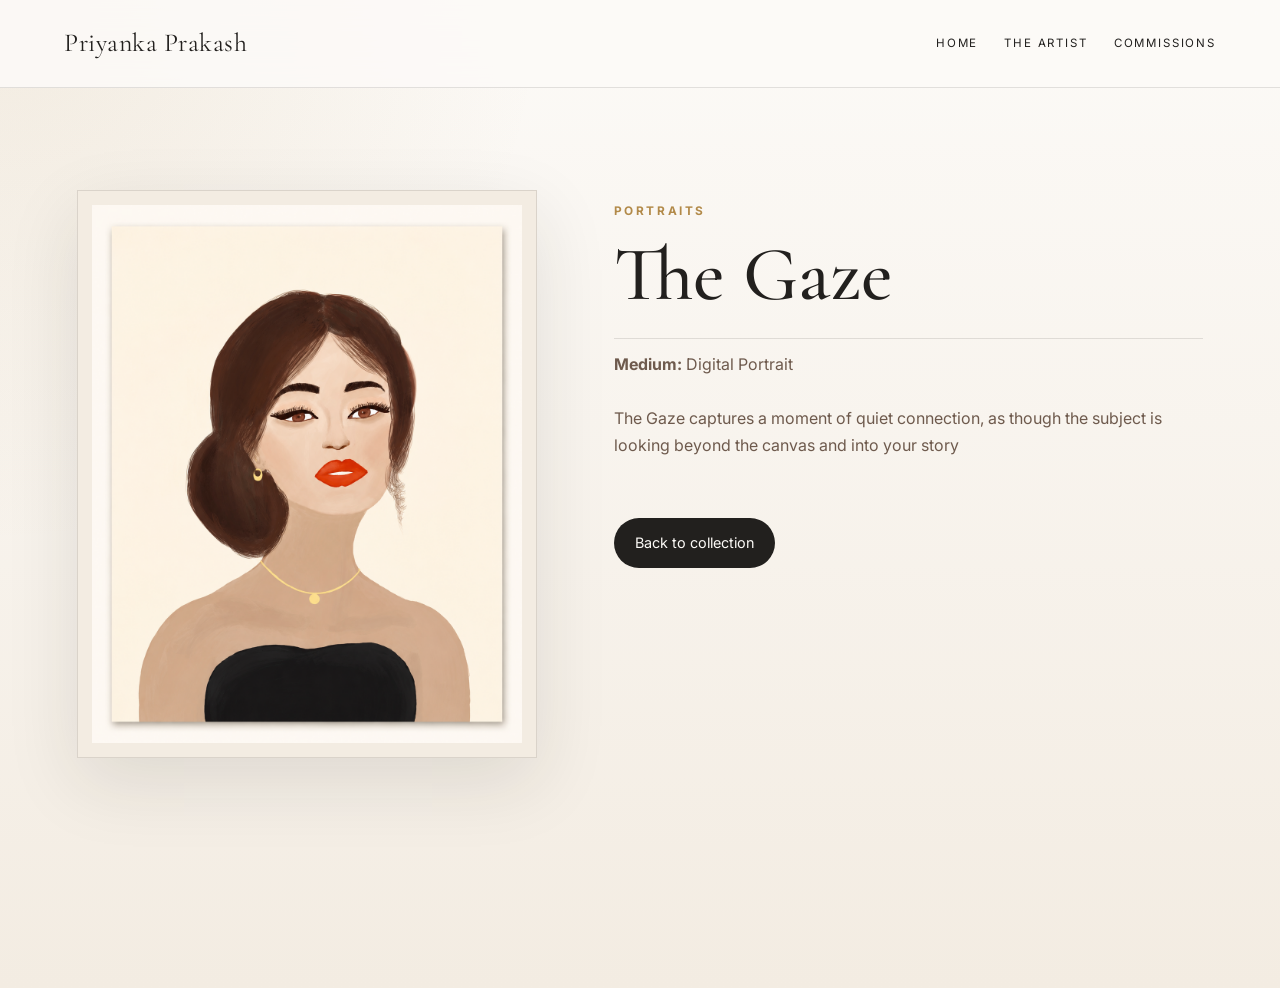
<file: artwork/the-gaze.html>
<!doctype html>
<html lang="en">
<head>
  <meta charset="utf-8">
  <meta name="viewport" content="width=device-width, initial-scale=1">
  <title>The Gaze | Priyanka Prakash</title>
  <link rel="preconnect" href="https://fonts.googleapis.com">
  <link rel="preconnect" href="https://fonts.gstatic.com" crossorigin>
  <link href="https://fonts.googleapis.com/css2?family=Cormorant+Garamond:wght@400;500;600&family=Inter:wght@300;400;500;600&display=swap" rel="stylesheet">
  <link rel="stylesheet" href="../styles.css">
</head>
<body>
  <header class="site-nav">
    <a class="brand" href="../index.html">Priyanka Prakash</a>
    <nav>
      <a href="../index.html">Home</a>
      <a href="../artist.html">The Artist</a>
      <a href="../commissions.html">Commissions</a>
    </nav>
  </header>

  <main class="page">
    <section class="artwork-layout reveal">
      <div class="art-image detail-image">
        <img src="../images/gallery/the-gaze.png" alt="The Gaze">
      </div>

      <div>
        <p class="eyebrow">Portraits</p>

        <!-- EDIT ARTWORK TITLE -->
        <h1>The Gaze</h1>

        <ul class="artwork-meta">
          <!-- EDIT MEDIUM -->
          <li><strong>Medium:</strong> Digital Portrait</li>
        </ul>

        <!-- EDIT ARTWORK STORY BELOW -->
        <p> The Gaze captures a moment of quiet connection, as though the subject is looking beyond the canvas and into your story </p>

        <div class="artwork-nav">
          <a class="button" href="../index.html">Back to collection</a>
        </div>
      </div>
    </section>
  </main>

  <script src="../script.js"></script>
</body>
</html>
</file>
<file: styles.css>
/* =========================================================
   PRIYANKA ART SITE — V1 LAUNCH
   Boutique gallery site with easy-to-edit HTML comments.

   Palette:
   Gallery White  #FCFAF7
   Warm Linen     #F3ECE2
   Charcoal       #22201E
   Walnut         #6E5A4D
   Antique Gold   #B28A49
   Deep Emerald   #355A49
   Ember          #BF6338
========================================================= */

:root {
  --gallery-white: #FCFAF7;
  --warm-linen: #F3ECE2;
  --charcoal: #22201E;
  --walnut: #6E5A4D;
  --antique-gold: #B28A49;
  --deep-emerald: #355A49;
  --ember: #BF6338;
  --line: rgba(34, 32, 30, 0.12);
  --shadow: 0 24px 70px rgba(34, 32, 30, 0.11);
}

* { box-sizing: border-box; }

html { scroll-behavior: smooth; }

body {
  margin: 0;
  color: var(--charcoal);
  background:
    radial-gradient(circle at top left, rgba(178, 138, 73, 0.12), transparent 34rem),
    linear-gradient(180deg, var(--gallery-white), var(--warm-linen));
  font-family: "Inter", system-ui, sans-serif;
  line-height: 1.65;
}

/* Subtle plaster / limewash feeling */
.textured-section {
  position: relative;
  overflow: hidden;
  background:
    radial-gradient(circle at 12% 8%, rgba(178, 138, 73, 0.18), transparent 28rem),
    radial-gradient(circle at 82% 18%, rgba(53, 90, 73, 0.055), transparent 24rem),
    linear-gradient(135deg, rgba(255,255,255,0.34), rgba(243,236,226,0.7)),
    var(--gallery-white);
}

.textured-section::before {
  content: "";
  position: absolute;
  inset: 0;
  pointer-events: none;
  opacity: 0.28;
  background-image:
    radial-gradient(circle at 20% 20%, rgba(34,32,30,0.035) 0 1px, transparent 1px),
    radial-gradient(circle at 80% 40%, rgba(178,138,73,0.04) 0 1px, transparent 1px);
  background-size: 28px 28px, 42px 42px;
  mix-blend-mode: multiply;
}

/* Faint signature brushstroke */
.hero-mark {
  position: absolute;
  width: min(520px, 60vw);
  height: 140px;
  left: clamp(20px, 7vw, 110px);
  top: clamp(110px, 18vh, 190px);
  opacity: 0.055;
  transform: rotate(-8deg);
  border-radius: 999px;
  background: linear-gradient(90deg, transparent, var(--antique-gold), var(--ember), transparent);
  filter: blur(2px);
}

.site-nav {
  position: sticky;
  top: 0;
  z-index: 20;
  display: flex;
  justify-content: space-between;
  align-items: center;
  padding: 22px clamp(22px, 5vw, 72px);
  background: rgba(252, 250, 247, 0.88);
  backdrop-filter: blur(18px);
  border-bottom: 1px solid var(--line);
}

.brand {
  font-family: "Cormorant Garamond", Georgia, serif;
  font-size: 1.62rem;
  color: var(--charcoal);
  text-decoration: none;
  letter-spacing: 0.02em;
}

nav { display: flex; gap: 26px; }

nav a {
  color: var(--charcoal);
  text-decoration: none;
  text-transform: uppercase;
  font-size: 0.72rem;
  letter-spacing: 0.16em;
}

nav a:hover { color: var(--deep-emerald); }

.hero {
  min-height: 82vh;
  display: grid;
  grid-template-columns: 1.12fr 0.88fr;
  gap: clamp(42px, 7vw, 100px);
  align-items: center;
  padding: clamp(66px, 8vw, 112px) clamp(24px, 6vw, 96px);
}

.eyebrow {
  color: var(--antique-gold);
  font-size: 0.74rem;
  font-weight: 700;
  letter-spacing: 0.22em;
  text-transform: uppercase;
}

h1, h2, h3 {
  margin: 0;
  font-family: "Cormorant Garamond", Georgia, serif;
  font-weight: 500;
  line-height: 1.02;
}

h1 {
  max-width: 760px;
  margin: 14px 0 24px;
  font-size: clamp(3.1rem, 6vw, 5.9rem);
}

h2 { font-size: clamp(2.15rem, 4vw, 4.1rem); }
h3 { font-size: 1.45rem; }

p { color: var(--walnut); }

.hero-text {
  position: relative;
  z-index: 1;
}

.hero-text p {
  max-width: 620px;
  font-size: 1.02rem;
}

.button {
  display: inline-block;
  margin-top: 26px;
  padding: 13px 21px;
  border-radius: 999px;
  background: var(--charcoal);
  color: var(--gallery-white);
  text-decoration: none;
  font-size: 0.9rem;
  transition: 0.25s ease;
  border: 0;
  cursor: pointer;
}

.button:hover {
  background: var(--deep-emerald);
  transform: translateY(-2px);
}

.featured-panel {
  position: relative;
  z-index: 1;
  justify-self: center;
  max-width: 380px;
  padding: 18px;
  background: rgba(243, 236, 226, 0.72);
  border: 1px solid var(--line);
  box-shadow: var(--shadow);
}

.featured-panel a {
  color: inherit;
  text-decoration: none;
}

.featured-panel img {
  width: 100%;
  display: block;
  background: var(--warm-linen);
}

.featured-panel h2 {
  font-size: 1.95rem;
  margin-top: 16px;
}

.featured-panel span {
  display: inline-block;
  color: var(--antique-gold);
  margin-top: 10px;
  font-size: 0.82rem;
  letter-spacing: 0.08em;
}

.collection {
  padding: clamp(66px, 8vw, 108px) clamp(24px, 6vw, 96px);
  border-top: 1px solid var(--line);
}

.collection.warm {
  background:
    linear-gradient(135deg, rgba(53, 90, 73, 0.07), transparent 50%),
    rgba(243, 236, 226, 0.60);
}

.collection-heading {
  display: grid;
  grid-template-columns: 64px 1fr;
  gap: 18px;
  align-items: start;
  margin-bottom: 38px;
}

.collection-heading span {
  color: var(--antique-gold);
  font-family: "Cormorant Garamond", Georgia, serif;
  font-size: 2.25rem;
  line-height: 1;
}

.collection-heading p { margin-top: 8px; }

.collection-heading::after {
  content: "";
  grid-column: 2;
  width: 72px;
  height: 1px;
  background: var(--antique-gold);
  margin-top: 14px;
}

.art-grid {
  display: grid;
  gap: clamp(28px, 3vw, 46px);
  justify-content: center;
}

.large-grid {
  grid-template-columns: repeat(2, minmax(300px, 420px));
}

.portrait-grid {
  grid-template-columns: repeat(3, minmax(220px, 270px));
}

.art-card a {
  display: block;
  color: inherit;
  text-decoration: none;
}

.art-image {
  width: 100%;
  padding: 14px;
  background: var(--warm-linen);
  border: 1px solid var(--line);
  transition: 0.25s ease;
}

.art-image img {
  width: 100%;
  aspect-ratio: 4 / 5;
  object-fit: contain;
  display: block;
  background: var(--warm-linen);
}

.art-copy { padding-top: 15px; }

.art-copy p { margin: 4px 0 8px; }

.art-copy span {
  color: var(--antique-gold);
  font-size: 0.82rem;
  letter-spacing: 0.08em;
}

.art-card:hover .art-image {
  transform: translateY(-4px);
  box-shadow: var(--shadow);
}

.art-card:hover h3 { color: var(--deep-emerald); }

.closing-note {
  padding: clamp(66px, 8vw, 108px) clamp(24px, 6vw, 96px);
  text-align: center;
  background: var(--charcoal);
}

.closing-note p {
  color: var(--gallery-white);
  font-family: "Cormorant Garamond", Georgia, serif;
  font-size: clamp(1.8rem, 3.4vw, 3.4rem);
  margin: 0;
}

.closing-links {
  margin-top: 24px;
  display: flex;
  justify-content: center;
  gap: 24px;
}

.closing-links a {
  color: var(--antique-gold);
  text-decoration: none;
}

.page {
  min-height: 100vh;
  padding: clamp(70px, 8vw, 118px) clamp(24px, 6vw, 96px);
}

.page-narrow {
  max-width: 900px;
  margin: auto;
  position: relative;
  z-index: 1;
}

.artist-intro {
  display: grid;
  grid-template-columns: 140px 1fr;
  gap: 40px;
  margin-top: 28px;
}

.artist-photo-wrap {
  margin: 0;
  text-align: center;
}

.artist-photo-wrap img,
.artist-photo-wrap.missing-photo {
  width: 108px;
  height: 108px;
  display: inline-grid;
  place-items: center;
  object-fit: cover;
  border-radius: 999px;
  background: var(--warm-linen);
  border: 1px solid var(--line);
}

.artist-photo-wrap.missing-photo::before {
  content: "PP";
  color: var(--antique-gold);
  font-family: "Cormorant Garamond", Georgia, serif;
  font-size: 2rem;
}

.artist-photo-wrap figcaption {
  color: var(--walnut);
  font-size: 0.72rem;
  letter-spacing: 0.14em;
  text-transform: uppercase;
  margin-top: 10px;
}

.form {
  display: grid;
  gap: 14px;
  margin-top: 30px;
}

input, textarea {
  width: 100%;
  padding: 15px 16px;
  border: 1px solid var(--line);
  background: rgba(252, 250, 247, 0.72);
  font: inherit;
  color: var(--charcoal);
}

textarea { min-height: 160px; }

.helper-text {
  font-size: 0.9rem;
  margin-top: 18px;
}

.artwork-layout {
  display: grid;
  grid-template-columns: minmax(280px, 460px) minmax(280px, 1fr);
  gap: clamp(36px, 6vw, 86px);
  align-items: start;
}

.detail-image {
  box-shadow: var(--shadow);
}

.artwork-meta {
  margin: 20px 0 0;
  padding: 0;
  list-style: none;
}

.artwork-meta li {
  border-top: 1px solid var(--line);
  padding: 12px 0;
  color: var(--walnut);
}

.artwork-nav {
  margin-top: 34px;
  display: flex;
  gap: 16px;
  flex-wrap: wrap;
}

footer {
  padding: 26px clamp(24px, 6vw, 96px);
  color: var(--walnut);
  border-top: 1px solid var(--line);
  font-size: 0.9rem;
}

.reveal {
  opacity: 0;
  transform: translateY(16px);
  transition: 0.7s ease;
}

.reveal.visible {
  opacity: 1;
  transform: translateY(0);
}

.hero-secondary-links {
  display: flex;
  gap: 12px;
  margin-top: 18px;
  flex-wrap: wrap;
}

.hero-secondary-links a {
  display: inline-block;
  padding: 10px 16px;
  border: 1px solid rgba(178, 138, 73, 0.45);
  border-radius: 999px;
  color: var(--charcoal);
  background: rgba(252, 250, 247, 0.55);
  text-decoration: none;
  font-size: 0.78rem;
  letter-spacing: 0.12em;
  text-transform: uppercase;
  transition: 0.25s ease;
}

.hero-secondary-links a:hover {
  color: var(--gallery-white);
  background: var(--deep-emerald);
  border-color: var(--deep-emerald);
}


@media (max-width: 950px) {
  nav { display: none; }

  .hero,
  .artist-intro,
  .artwork-layout {
    grid-template-columns: 1fr;
  }

  .featured-panel {
    justify-self: start;
    max-width: 340px;
  }

  .collection-heading {
    grid-template-columns: 1fr;
  }

  .collection-heading::after {
    grid-column: 1;
  }

  .large-grid,
  .portrait-grid {
    grid-template-columns: minmax(230px, 330px);
  }

  h1 {
    font-size: clamp(2.8rem, 12vw, 4.4rem);
  }
}
</file>
